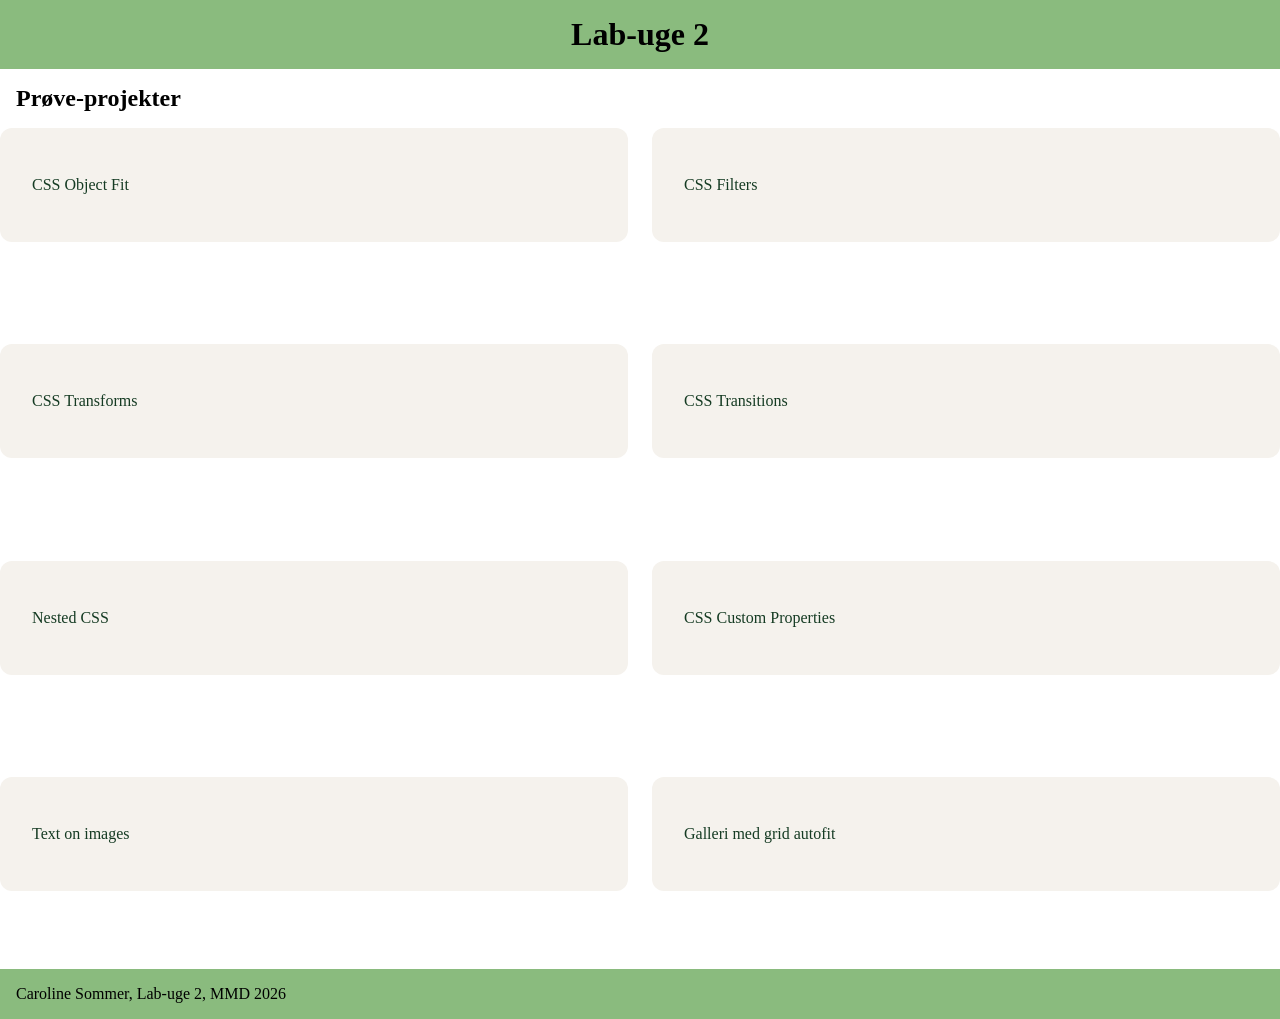
<file: index.html>
<!doctype html>
<html lang="da">
  <head>
    <meta charset="UTF-8" />
    <meta name="viewport" content="width=device-width, initial-scale=1.0" />
    <link rel="stylesheet" href="css/generel.css" />
    <link rel="stylesheet" href="css/index.css" />
    <title>Lab-uge 2</title>
    <link rel="icon" type="image/png" href="favicon/favicon-96x96.png" sizes="96x96" />
    <link rel="icon" type="image/svg+xml" href="favicon/favicon.svg" />
    <link rel="shortcut icon" href="favicon/favicon.ico" />
    <link rel="apple-touch-icon" sizes="180x180" href="favicon/apple-touch-icon.png" />
    <link rel="manifest" href="favicon/site.webmanifest" />
  </head>
  <body>
    <header>
      <h1>Lab-uge 2</h1>
    </header>
    <main>
      <h2>Prøve-projekter</h2>
      <ul class="projektliste">
        <li><a href="object-fit.html">CSS Object Fit</a></li>
        <li><a href="filters.html">CSS Filters</a></li>
        <li><a href="transforms.html">CSS Transforms</a></li>
        <li><a href="transitions.html">CSS Transitions</a></li>
        <li><a href="nested-css.html">Nested CSS</a></li>
        <li><a href="custom-properties.html">CSS Custom Properties</a></li>
        <li><a href="text-on-img.html">Text on images</a></li>
        <li><a href="autofit.html">Galleri med grid autofit</a></li>
      </ul>
    </main>
    <footer>
      <p>Caroline Sommer, Lab-uge 2, MMD 2026</p>
    </footer>
  </body>
</html>
</file>
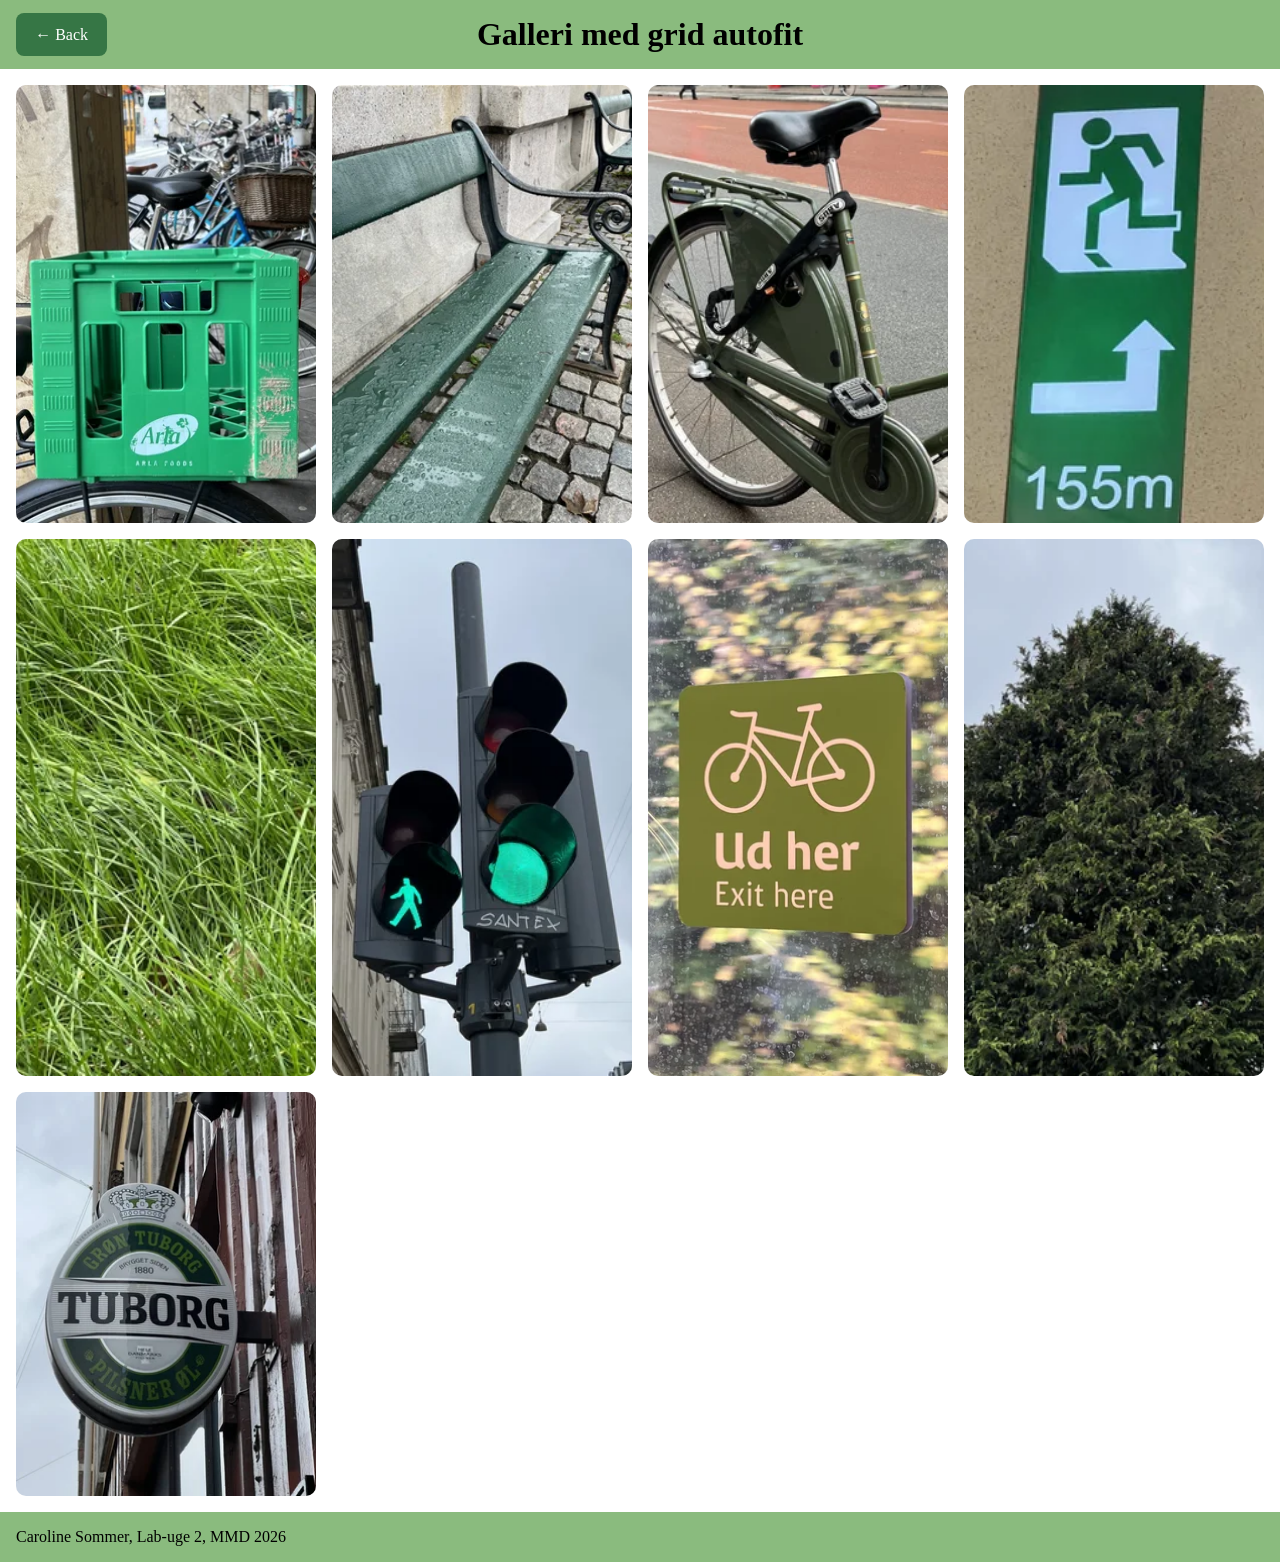
<file: autofit.html>
<!doctype html>
<html lang="da">
  <head>
    <meta charset="UTF-8" />
    <meta name="viewport" content="width=device-width, initial-scale=1.0" />
    <link rel="stylesheet" href="css/generel.css" />
    <link rel="stylesheet" href="css/autofit.css" />
    <title>Autofit</title>
    <link rel="icon" type="image/png" href="favicon/favicon-96x96.png" sizes="96x96" />
    <link rel="icon" type="image/svg+xml" href="favicon/favicon.svg" />
    <link rel="shortcut icon" href="favicon/favicon.ico" />
    <link rel="apple-touch-icon" sizes="180x180" href="favicon/apple-touch-icon.png" />
    <link rel="manifest" href="favicon/site.webmanifest" />
  </head>
  <body>
    <header>
      <a class="back-knap" href="index.html">← Back</a>
      <h1>Galleri med grid autofit</h1>
    </header>
    <main>
      <section class="container">
        <a href="img/galleri/arla-stor.webp" target="_blank"><img src="img/galleri/arla.webp" alt="Arla" /></a>
        <a href="img/galleri/bænk-stor.webp" target="_blank"><img src="img/galleri/bænk.webp" alt="Bænk" /></a>
        <a href="img/galleri/cykel-stor.webp" target="_blank"><img src="img/galleri/cykel.webp" alt="Cykel" /></a>
        <a href="img/galleri/exit-stor.webp" target="_blank"><img src="img/galleri/exit.webp" alt="Exit" /></a>
        <a href="img/galleri/græs-stor.webp" target="_blank"><img src="img/galleri/græs.webp" alt="Græs" /></a>
        <a href="img/galleri/lyssignal-stor.webp" target="_blank"><img src="img/galleri/lyssignal.webp" alt="Lyssignal" /></a>
        <a href="img/galleri/skilt-stor.webp" target="_blank"><img src="img/galleri/skilt.webp" alt="Skilt" /></a>
        <a href="img/galleri/træ-stor.webp" target="_blank"><img src="img/galleri/træ.webp" alt="Træ" /></a>
        <a href="img/galleri/tuborg-stor.webp" target="_blank"><img src="img/galleri/tuborg.webp" alt="Tuborg" /></a>
      </section>
    </main>
    <footer>
      <p>Caroline Sommer, Lab-uge 2, MMD 2026</p>
    </footer>
  </body>
</html>
</file>
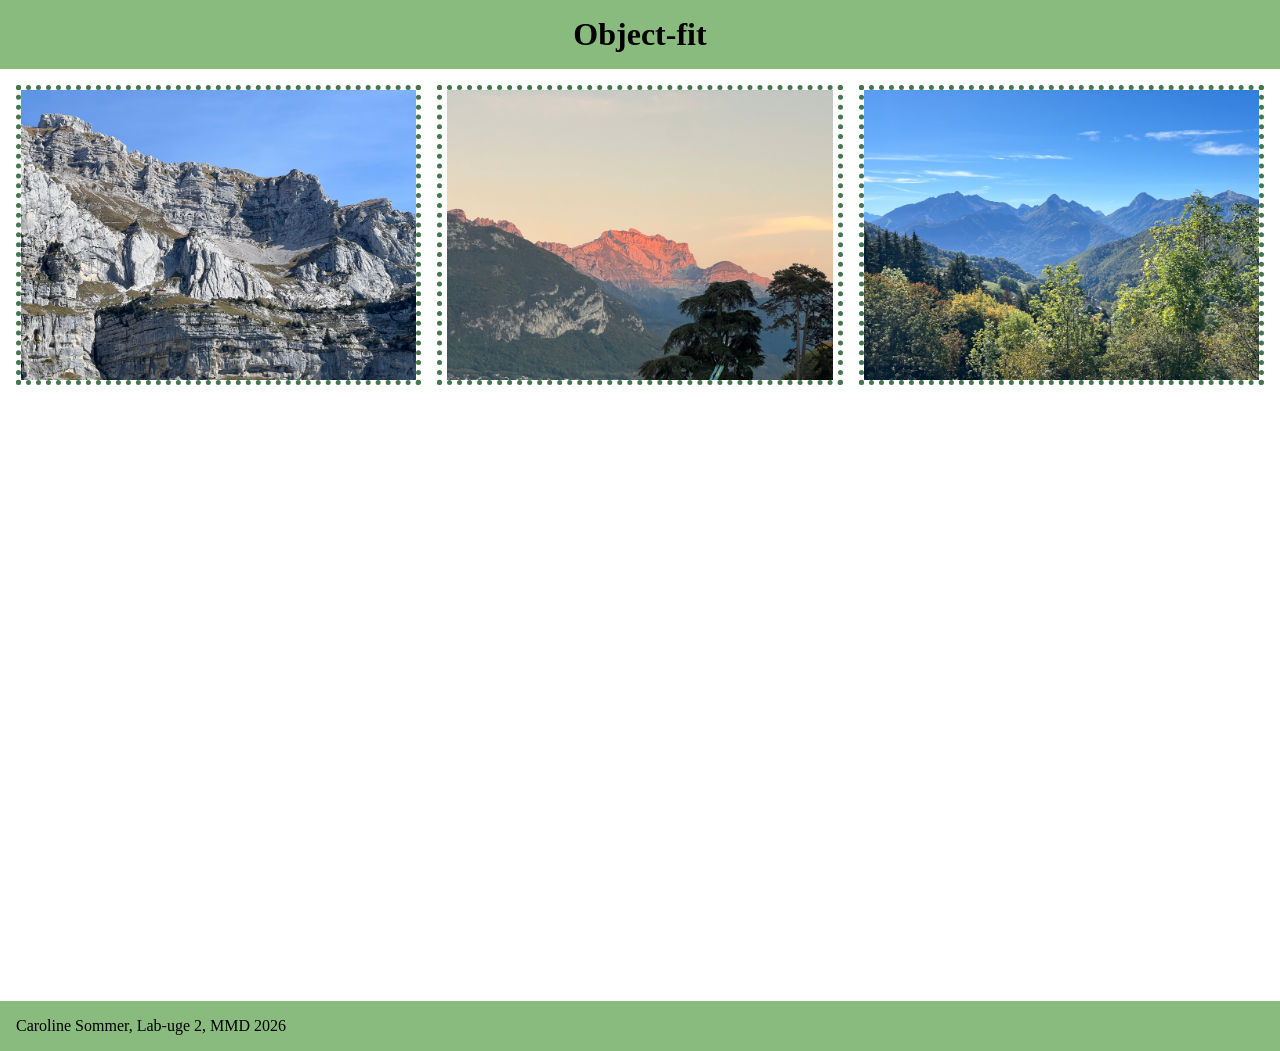
<file: billeder.html>
<!doctype html>
<html lang="da">
  <head>
    <meta charset="UTF-8" />
    <meta name="viewport" content="width=device-width, initial-scale=1.0" />
    <link rel="stylesheet" href="css/generel.css" />
    <link rel="stylesheet" href="css/object-fit.css" />
    <title>Object-fit</title>
  </head>
  <body>
    <header>
      <h1>Object-fit</h1>
    </header>
    <main>
      <div><img class="img1" src="img/bjerg.jpeg" alt="Bjerg" /></div>
      <div><img class="img2" src="img/solnedgang.jpeg" alt="Solnedgang" /></div>
      <div><img class="img3" src="img/udsigt.jpeg" alt="Udsigt" /></div>
    </main>
    <footer>
      <p>Caroline Sommer, Lab-uge 2, MMD 2026</p>
    </footer>
  </body>
</html>
</file>
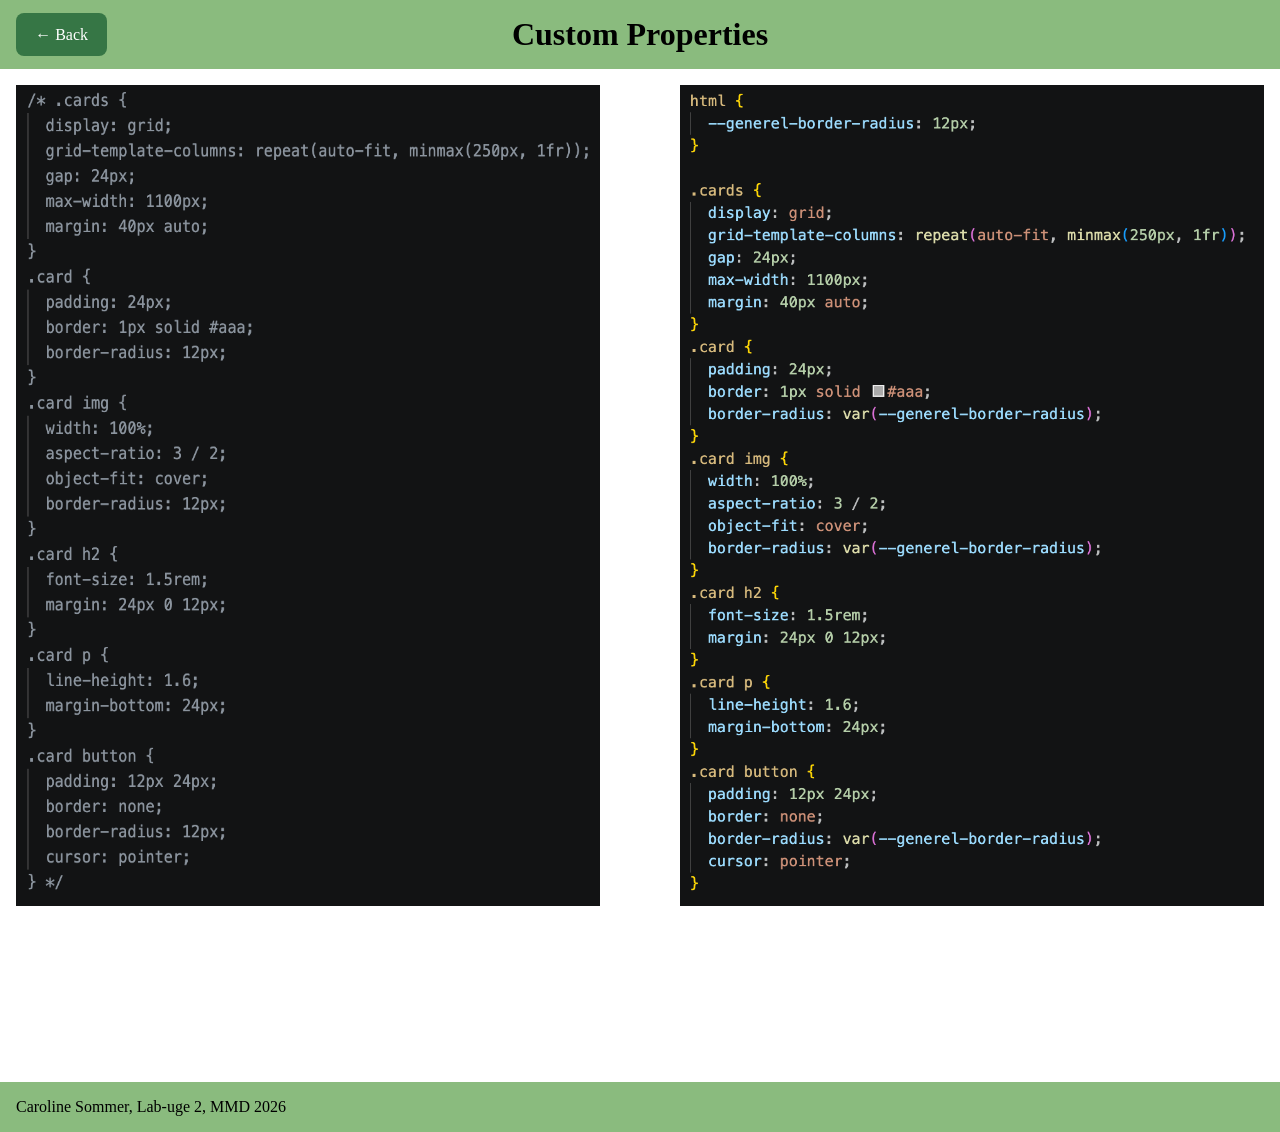
<file: custom-properties.html>
<!doctype html>
<html lang="da">
  <head>
    <meta charset="UTF-8" />
    <meta name="viewport" content="width=device-width, initial-scale=1.0" />
    <link rel="stylesheet" href="css/generel.css" />
    <link rel="stylesheet" href="css/custom-properties.css" />
    <title>Custom Properties</title>
    <link rel="icon" type="image/png" href="favicon/favicon-96x96.png" sizes="96x96" />
    <link rel="icon" type="image/svg+xml" href="favicon/favicon.svg" />
    <link rel="shortcut icon" href="favicon/favicon.ico" />
    <link rel="apple-touch-icon" sizes="180x180" href="favicon/apple-touch-icon.png" />
    <link rel="manifest" href="favicon/site.webmanifest" />
  </head>
  <body>
    <header>
      <a class="back-knap" href="index.html">← Back</a>
      <h1>Custom Properties</h1>
    </header>
    <main>
      <img src="img/custom-properties-1.png" alt="Custom Properties Example" />
      <img src="img/custom-properties-2.png" alt="Custom Properties Example" />
    </main>
    <footer>
      <p>Caroline Sommer, Lab-uge 2, MMD 2026</p>
    </footer>
  </body>
</html>
</file>
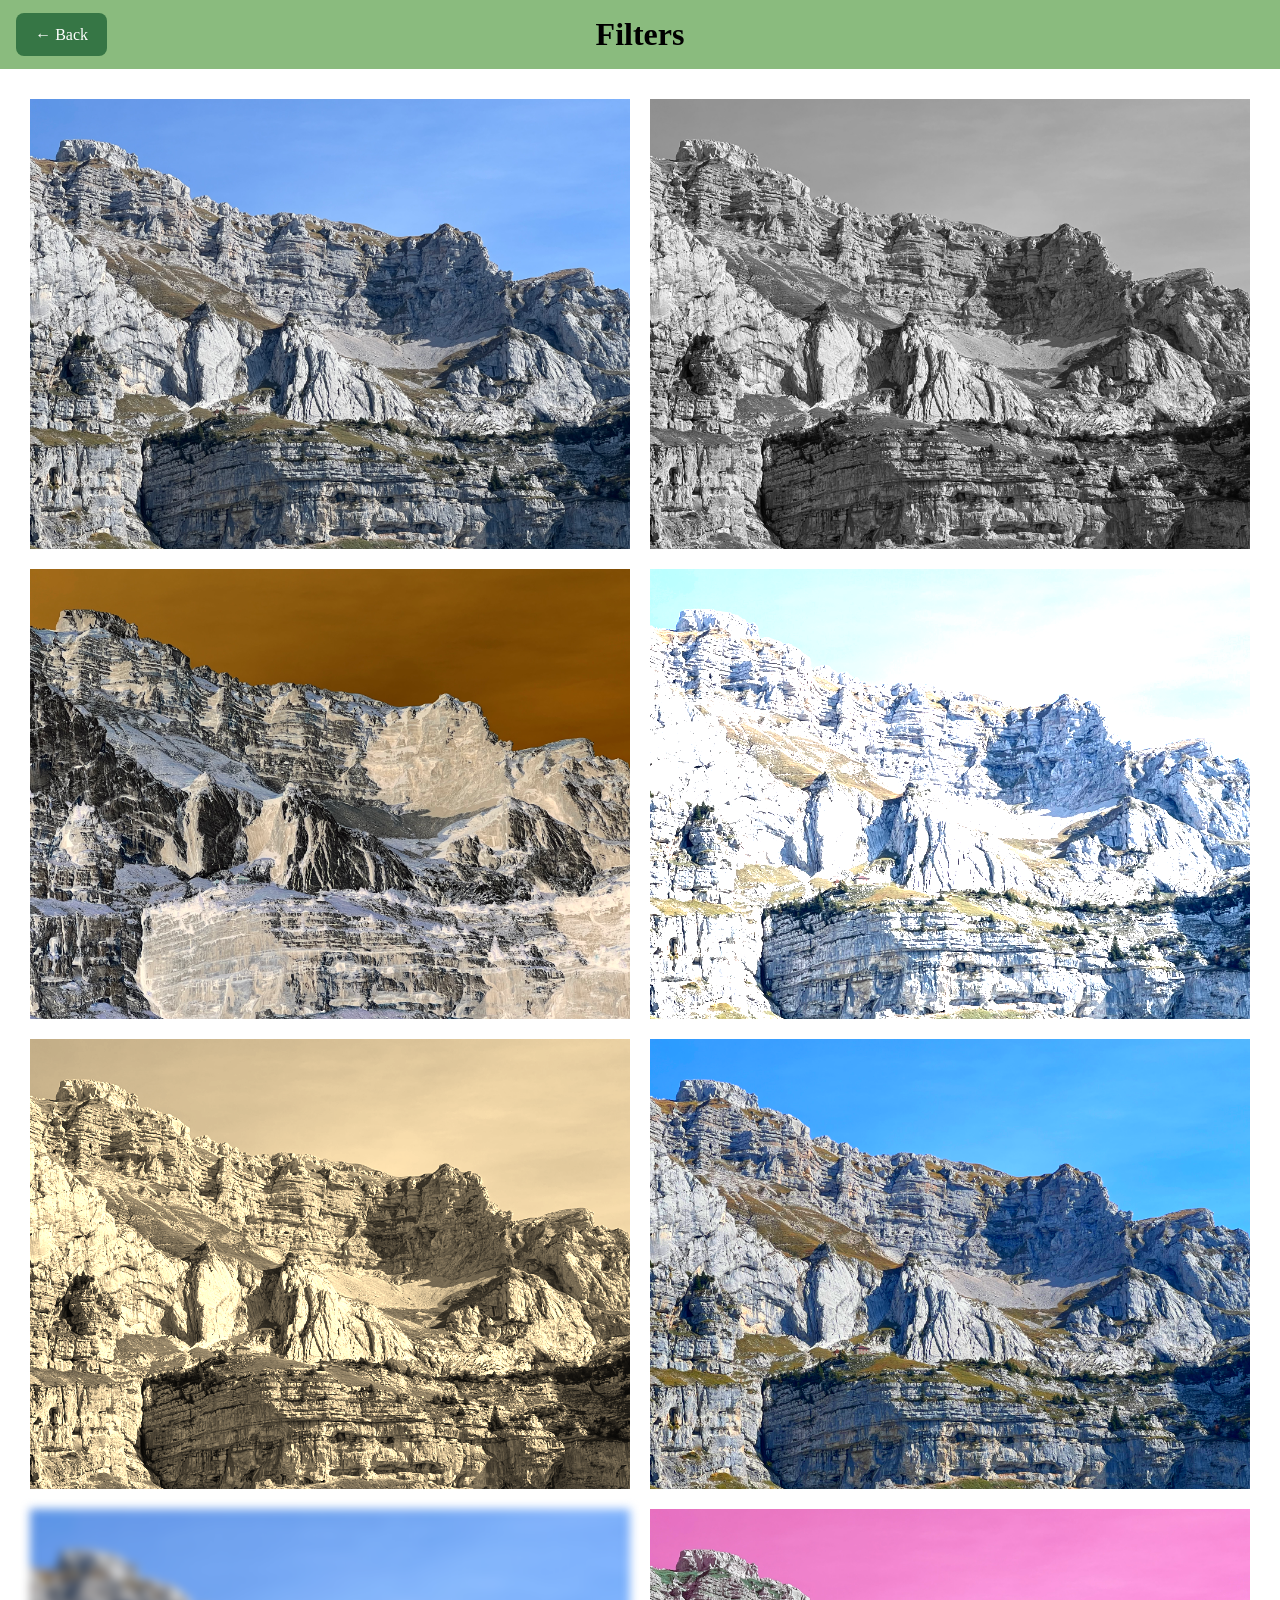
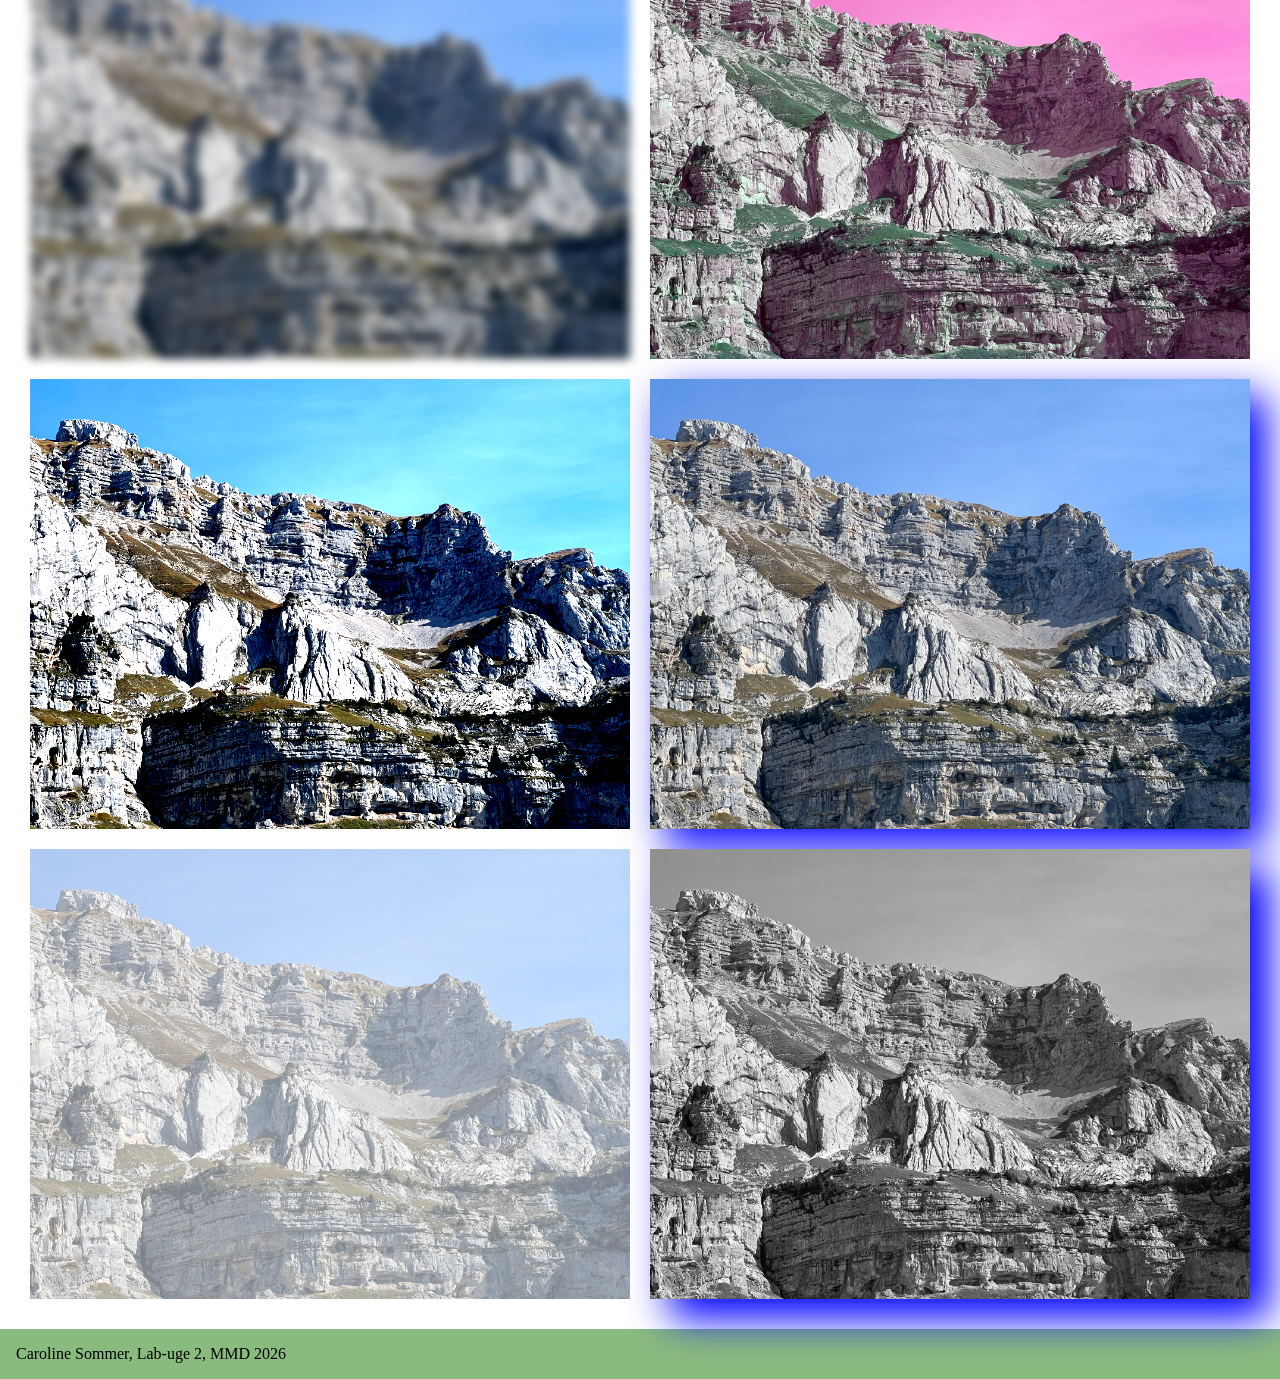
<file: filters.html>
<!doctype html>
<html lang="da">
  <head>
    <meta charset="UTF-8" />
    <meta name="viewport" content="width=device-width, initial-scale=1.0" />
    <link rel="stylesheet" href="css/generel.css" />
    <link rel="stylesheet" href="css/filters.css" />
    <title>Filters</title>
    <link rel="icon" type="image/png" href="favicon/favicon-96x96.png" sizes="96x96" />
    <link rel="icon" type="image/svg+xml" href="favicon/favicon.svg" />
    <link rel="shortcut icon" href="favicon/favicon.ico" />
    <link rel="apple-touch-icon" sizes="180x180" href="favicon/apple-touch-icon.png" />
    <link rel="manifest" href="favicon/site.webmanifest" />
  </head>
  <body>
    <header>
      <a class="back-knap" href="index.html">← Back</a>
      <h1>Filters</h1>
    </header>
    <main>
      <div><img src="img/bjerg.jpeg" alt="Bjerg" /></div>
      <div><img class="img1" src="img/bjerg.jpeg" alt="Bjerg" /></div>
      <div><img class="img2" src="img/bjerg.jpeg" alt="Bjerg" /></div>
      <div><img class="img3" src="img/bjerg.jpeg" alt="Bjerg" /></div>
      <div><img class="img4" src="img/bjerg.jpeg" alt="Bjerg" /></div>
      <div><img class="img5" src="img/bjerg.jpeg" alt="Bjerg" /></div>
      <div><img class="img6" src="img/bjerg.jpeg" alt="Bjerg" /></div>
      <div><img class="img7" src="img/bjerg.jpeg" alt="Bjerg" /></div>
      <div><img class="img8" src="img/bjerg.jpeg" alt="Bjerg" /></div>
      <div><img class="img9" src="img/bjerg.jpeg" alt="Bjerg" /></div>
      <div><img class="img10" src="img/bjerg.jpeg" alt="Bjerg" /></div>
      <div><img class="img11" src="img/bjerg.jpeg" alt="Bjerg" /></div>
    </main>
    <footer>
      <p>Caroline Sommer, Lab-uge 2, MMD 2026</p>
    </footer>
  </body>
</html>
</file>
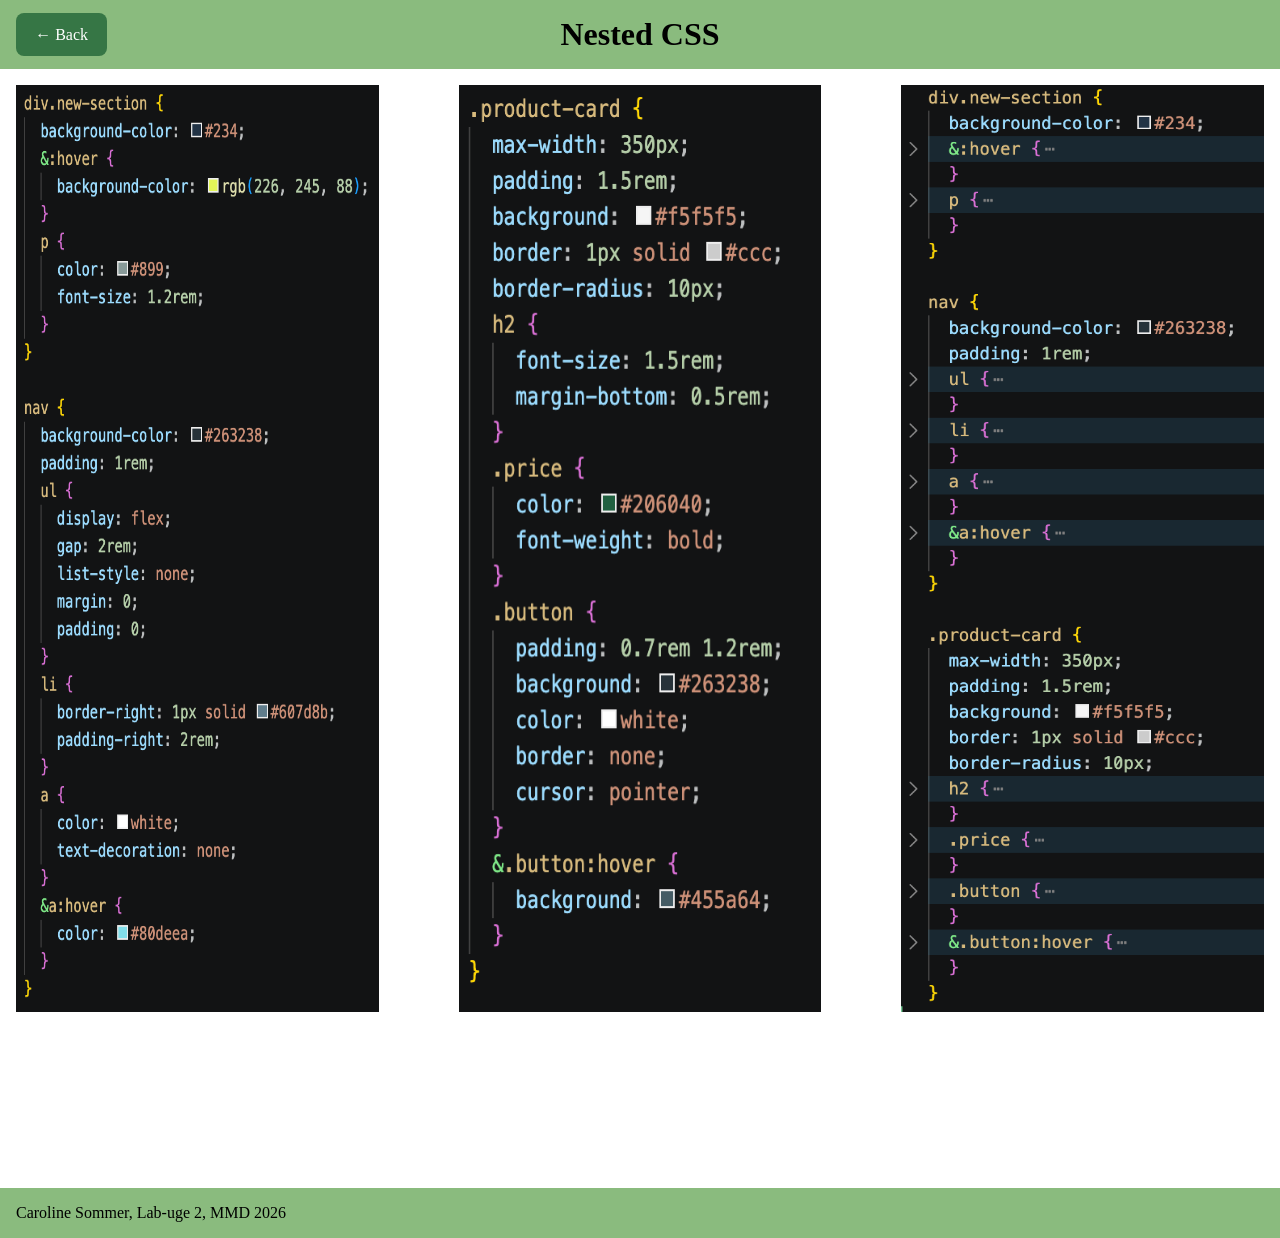
<file: nested-css.html>
<!doctype html>
<html lang="da">
  <head>
    <meta charset="UTF-8" />
    <meta name="viewport" content="width=device-width, initial-scale=1.0" />
    <link rel="stylesheet" href="css/generel.css" />
    <link rel="stylesheet" href="css/nested.css" />
    <title>Nested CSS</title>
    <link rel="icon" type="image/png" href="favicon/favicon-96x96.png" sizes="96x96" />
    <link rel="icon" type="image/svg+xml" href="favicon/favicon.svg" />
    <link rel="shortcut icon" href="favicon/favicon.ico" />
    <link rel="apple-touch-icon" sizes="180x180" href="favicon/apple-touch-icon.png" />
    <link rel="manifest" href="favicon/site.webmanifest" />
  </head>
  <body>
    <header>
      <a class="back-knap" href="index.html">← Back</a>
      <h1>Nested CSS</h1>
    </header>
    <main>
      <img src="img/nested-css-1.png" alt="Nested CSS Example" />
      <img src="img/nested-css-2.png" alt="Nested CSS Example" />
      <img src="img/nested-css-3.png" alt="Nested CSS Example" />
    </main>
    <footer>
      <p>Caroline Sommer, Lab-uge 2, MMD 2026</p>
    </footer>
  </body>
</html>
</file>
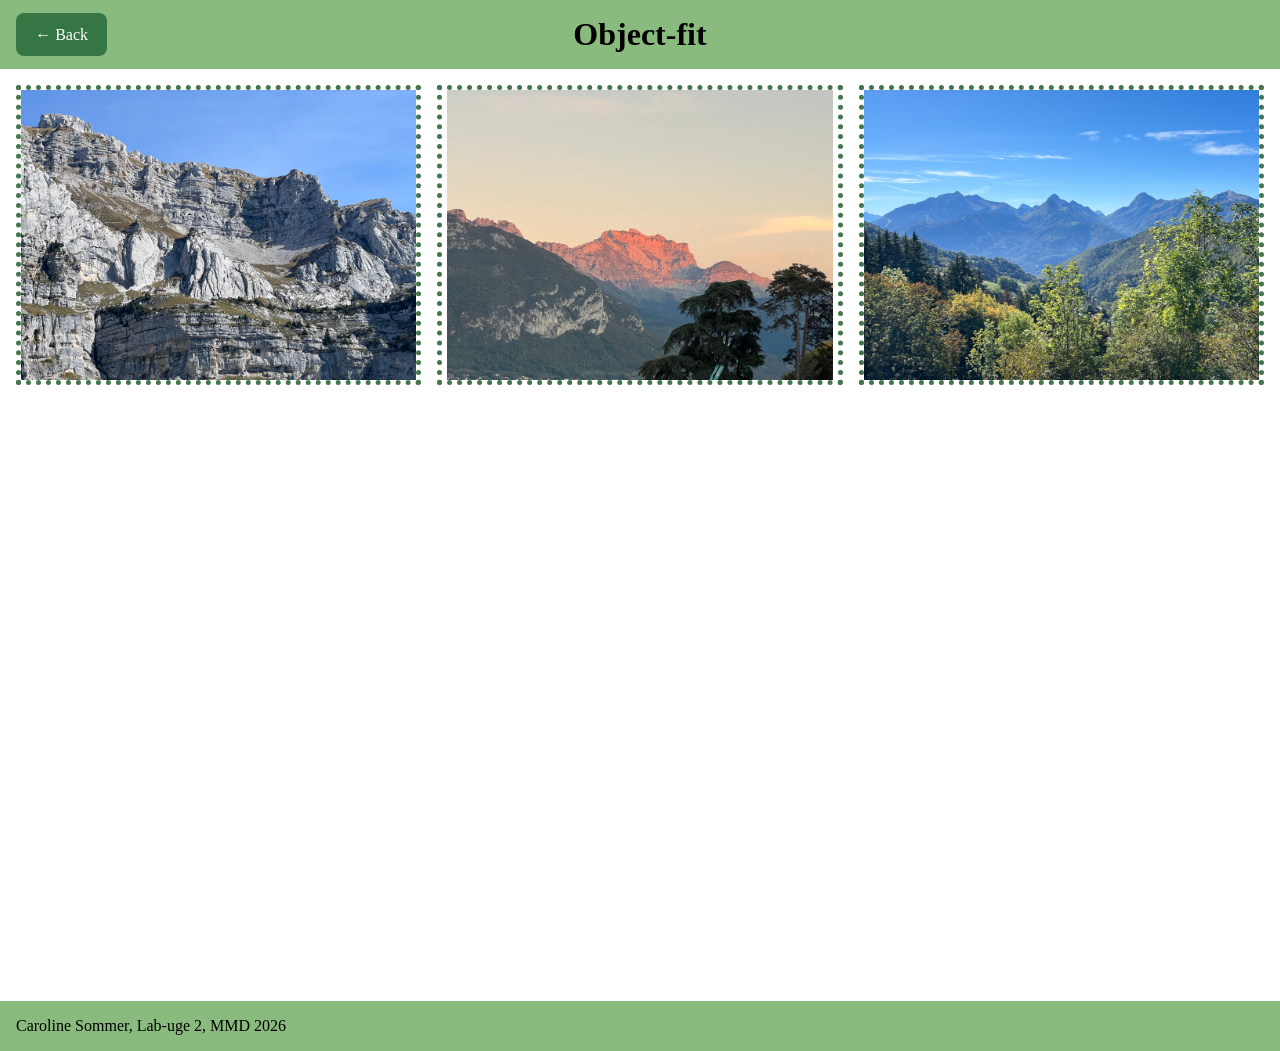
<file: object-fit.html>
<!doctype html>
<html lang="da">
  <head>
    <meta charset="UTF-8" />
    <meta name="viewport" content="width=device-width, initial-scale=1.0" />
    <link rel="stylesheet" href="css/generel.css" />
    <link rel="stylesheet" href="css/object-fit.css" />
    <title>Object-fit</title>
    <link rel="icon" type="image/png" href="favicon/favicon-96x96.png" sizes="96x96" />
    <link rel="icon" type="image/svg+xml" href="favicon/favicon.svg" />
    <link rel="shortcut icon" href="favicon/favicon.ico" />
    <link rel="apple-touch-icon" sizes="180x180" href="favicon/apple-touch-icon.png" />
    <link rel="manifest" href="favicon/site.webmanifest" />
  </head>
  <body>
    <header>
      <a class="back-knap" href="index.html">← Back</a>
      <h1>Object-fit</h1>
    </header>
    <main>
      <div><img class="img1" src="img/bjerg.jpeg" alt="Bjerg" /></div>
      <div><img class="img2" src="img/solnedgang.jpeg" alt="Solnedgang" /></div>
      <div><img class="img3" src="img/udsigt.jpeg" alt="Udsigt" /></div>
    </main>
    <footer>
      <p>Caroline Sommer, Lab-uge 2, MMD 2026</p>
    </footer>
  </body>
</html>
</file>
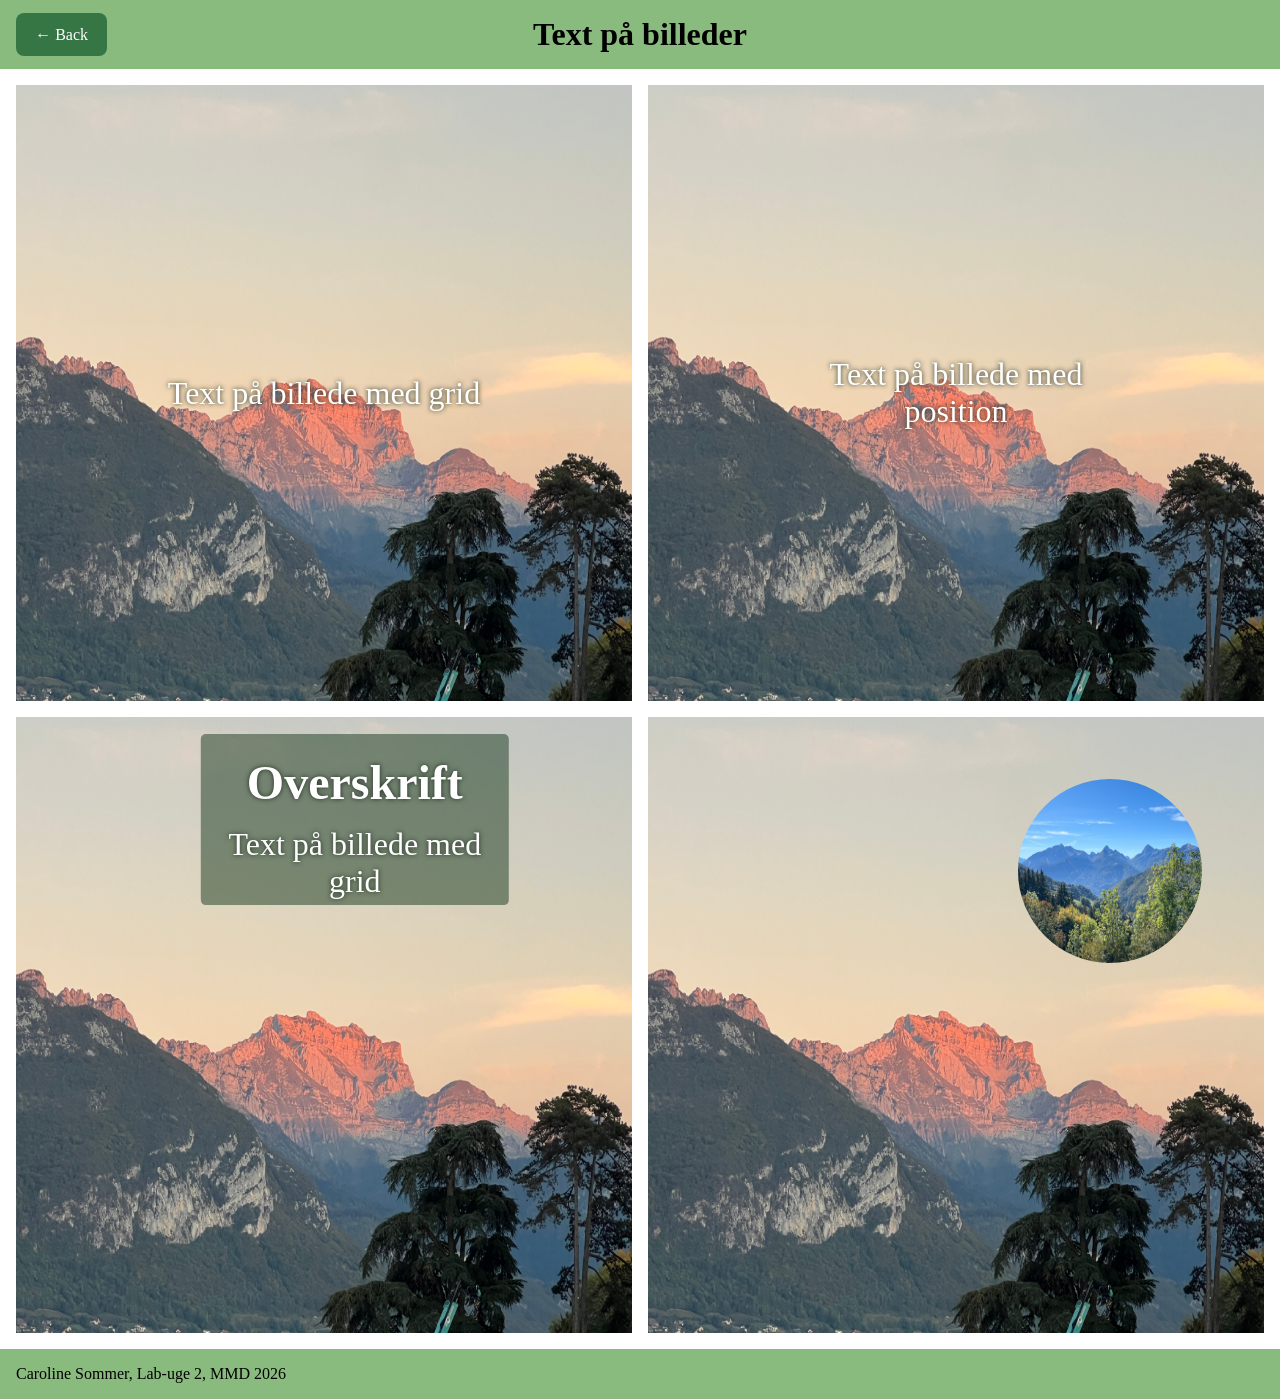
<file: text-on-img.html>
<!doctype html>
<html lang="en">
  <head>
    <meta charset="UTF-8" />
    <meta name="viewport" content="width=device-width, initial-scale=1.0" />
    <link rel="stylesheet" href="css/generel.css" />
    <link rel="stylesheet" href="css/text-on-img.css" />
    <title>Text på billeder</title>
    <link rel="icon" type="image/png" href="favicon/favicon-96x96.png" sizes="96x96" />
    <link rel="icon" type="image/svg+xml" href="favicon/favicon.svg" />
    <link rel="shortcut icon" href="favicon/favicon.ico" />
    <link rel="apple-touch-icon" sizes="180x180" href="favicon/apple-touch-icon.png" />
    <link rel="manifest" href="favicon/site.webmanifest" />
  </head>
  <body>
    <header>
      <a class="back-knap" href="index.html">← Back</a>
      <h1>Text på billeder</h1>
    </header>
    <main>
      <div class="container">
        <img src="img/solnedgang.jpeg" alt="Solnedgang" />
        <div class="text-overlay-grid"><p>Text på billede med grid</p></div>
      </div>
      <div class="container">
        <img src="img/solnedgang.jpeg" alt="Solnedgang" />
        <div class="text-overlay-position"><p>Text på billede med position</p></div>
      </div>
      <div class="container">
        <img src="img/solnedgang.jpeg" alt="Solnedgang" />
        <div class="card-overlay">
          <h2>Overskrift</h2>
          <p>Text på billede med grid</p>
        </div>
      </div>
      <div class="container">
        <img src="img/solnedgang.jpeg" alt="Solnedgang" />
        <img class="overlay-img" src="img/udsigt.jpeg" alt="Udsigt" />
      </div>
    </main>
    <footer>
      <p>Caroline Sommer, Lab-uge 2, MMD 2026</p>
    </footer>
  </body>
</html>
</file>
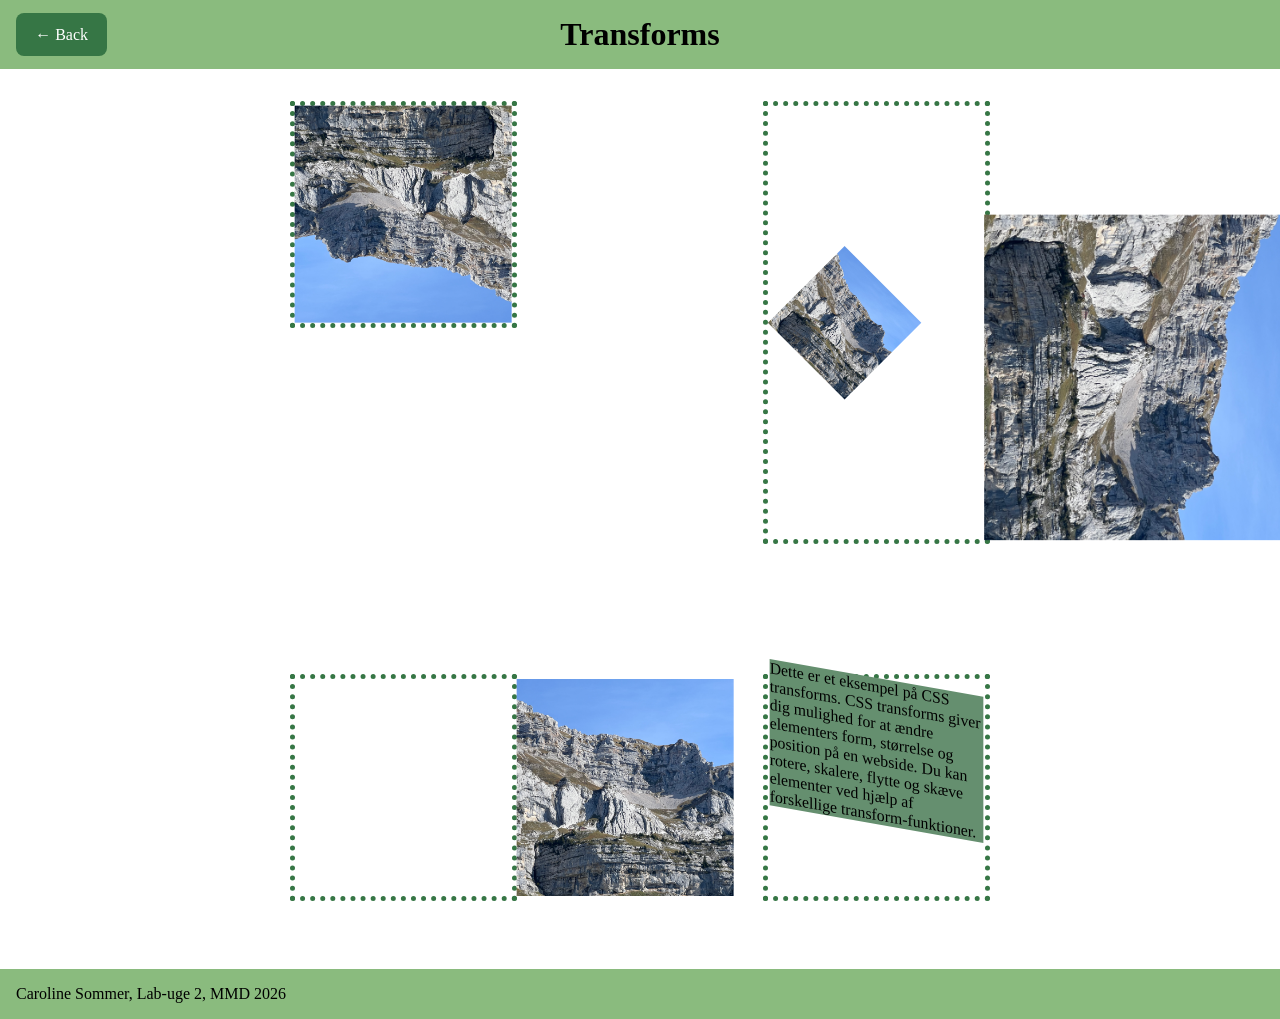
<file: transforms.html>
<!doctype html>
<html lang="da">
  <head>
    <meta charset="UTF-8" />
    <meta name="viewport" content="width=device-width, initial-scale=1.0" />
    <link rel="stylesheet" href="css/generel.css" />
    <link rel="stylesheet" href="css/transforms.css" />
    <title>Transforms</title>
    <link rel="icon" type="image/png" href="favicon/favicon-96x96.png" sizes="96x96" />
    <link rel="icon" type="image/svg+xml" href="favicon/favicon.svg" />
    <link rel="shortcut icon" href="favicon/favicon.ico" />
    <link rel="apple-touch-icon" sizes="180x180" href="favicon/apple-touch-icon.png" />
    <link rel="manifest" href="favicon/site.webmanifest" />
  </head>
  <body>
    <header>
      <a class="back-knap" href="index.html">← Back</a>
      <h1>Transforms</h1>
    </header>
    <main>
      <section>
        <div class="box1"><img class="img1" src="img/bjerg.jpeg" alt="Bjerg" /></div>
        <div class="box2"><img class="img2" src="img/bjerg.jpeg" alt="Bjerg" /><img class="img3" src="img/bjerg.jpeg" alt="Bjerg" /></div>
        <div class="box3"><img class="img4" src="img/bjerg.jpeg" alt="Bjerg" /></div>
        <div class="box4">
          <p>
            Dette er et eksempel på CSS transforms. CSS transforms giver dig mulighed for at ændre elementers form, størrelse og position på en webside. Du kan rotere, skalere, flytte og skæve elementer ved hjælp af forskellige transform-funktioner.
          </p>
        </div>
      </section>
    </main>
    <footer>
      <p>Caroline Sommer, Lab-uge 2, MMD 2026</p>
    </footer>
  </body>
</html>
</file>
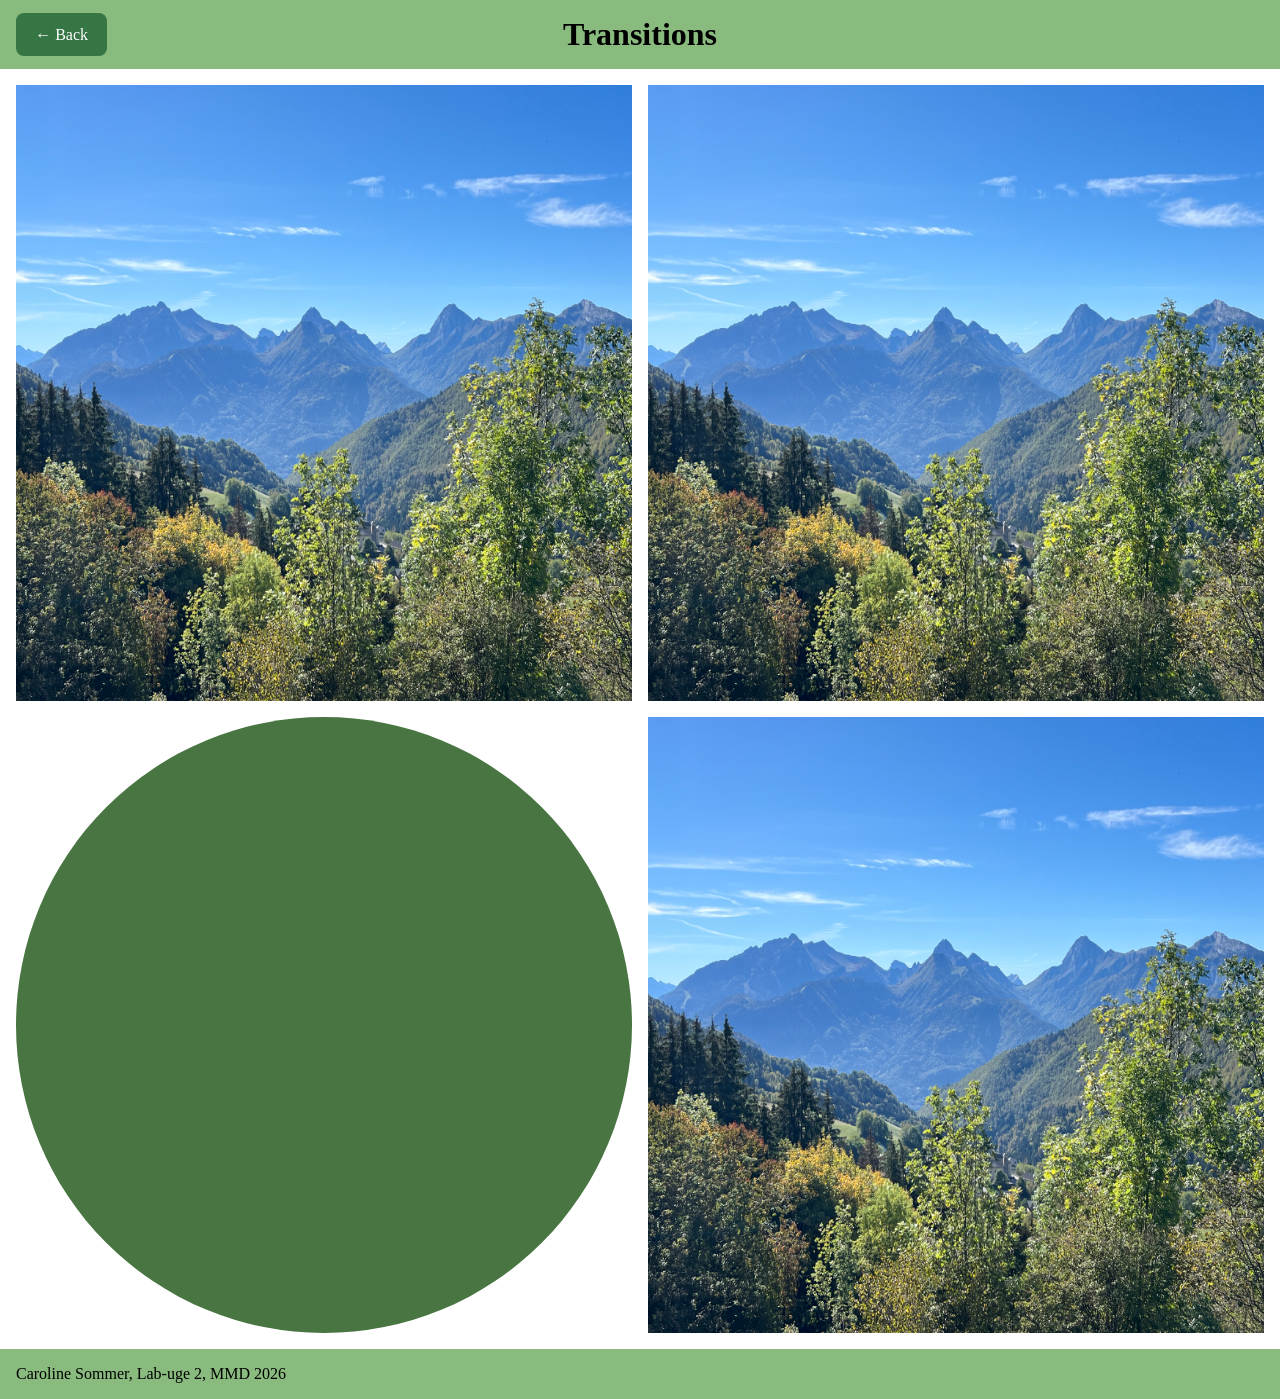
<file: transitions.html>
<!doctype html>
<html lang="da">
  <head>
    <meta charset="UTF-8" />
    <meta name="viewport" content="width=device-width, initial-scale=1.0" />
    <link rel="stylesheet" href="css/generel.css" />
    <link rel="stylesheet" href="css/transitions.css" />
    <title>Transitions</title>
    <link rel="icon" type="image/png" href="favicon/favicon-96x96.png" sizes="96x96" />
    <link rel="icon" type="image/svg+xml" href="favicon/favicon.svg" />
    <link rel="shortcut icon" href="favicon/favicon.ico" />
    <link rel="apple-touch-icon" sizes="180x180" href="favicon/apple-touch-icon.png" />
    <link rel="manifest" href="favicon/site.webmanifest" />
  </head>
  <body>
    <header>
      <a class="back-knap" href="index.html">← Back</a>
      <h1>Transitions</h1>
    </header>
    <main>
      <img class="moving-img" src="img/udsigt.jpeg" alt="Udsigt" />
      <img class="rotating-img" src="img/udsigt.jpeg" alt="Udsigt" />
      <div class="cirkle"></div>
      <img class="img-filters" src="img/udsigt.jpeg" alt="Udsigt" />
    </main>
    <footer>
      <p>Caroline Sommer, Lab-uge 2, MMD 2026</p>
    </footer>
  </body>
</html>
</file>
<file: css/generel.css>
* {
  box-sizing: border-box;
  margin: 0;
  padding: 0;
}

main {
  min-height: 100vh;
  display: grid;
  grid-template-rows: auto 1fr auto;
}

header,
footer {
  background-color: #8abb7e;
}
footer p {
  padding: 1rem;
}

header {
  padding: 1rem;
  display: flex;
  align-items: center;
  position: relative;
  h1 {
    text-align: center;
    width: 100%;
  }
  .back-knap {
    position: absolute;
    left: 1rem;
    padding: 0.8rem 1.2rem;
    background-color: #367645;
    color: white;
    text-decoration: none;
    border-radius: 8px;
    font-size: 1rem;
    transition: 0.3s ease;
  }
  .back-knap:hover {
    background-color: #0a2f14;
  }
}

h2 {
  padding: 1rem;
}
</file>
<file: css/index.css>
.projektliste {
  display: grid;
  grid-template-columns: repeat(2, 1fr);
  gap: 1.5rem;
  list-style: none;
  padding: 0;

  li a {
    display: block;
    padding: 3rem 2rem;
    background-color: #f5f2ed;
    color: #153b23;
    text-decoration: none;
    border-radius: 12px;
    font-size: 1rem;
    transition: 0.3s ease;
  }
  li a:hover {
    background-color: #dce3d9;
    transform: translateY(-5px);
    box-shadow: 0 8px 20px rgba(33, 54, 42, 0.5);
  }
}
</file>
<file: css/autofit.css>
main {
  margin: 1rem;
}

img {
  width: 100%;
  height: 100%;
  object-fit: cover;
  border-radius: 10px;
  transition:
    transform 0.3s ease,
    filter 0.3s ease;
}

img:hover {
  filter: drop-shadow(5px 5px 5px rgba(66, 112, 62, 0.5));
  transform: translateY(-8px);
}

.container {
  display: grid;
  grid-template-columns: repeat(auto-fit, minmax(300px, 1fr));
  gap: 1rem;
}
</file>
<file: css/object-fit.css>
main {
  display: grid;
  grid-template-columns: repeat(3, 1fr);
  margin: 1rem;
  gap: 1rem;
  margin: 1rem;
}
main div {
  border: 5px dotted rgb(67, 118, 77);
  width: 100%;
  height: 300px;
  box-sizing: border-box;
}
.img1 {
  width: 100%;
  height: 100%;
  object-fit: cover;
}
.img2 {
  width: 100%;
  height: 100%;
  object-fit: contain;
}
.img3 {
  width: 100%;
  height: 100%;
  object-fit: cover;
  object-position: 25%;
}
</file>
<file: css/custom-properties.css>
main {
  display: grid;
  grid-template-columns: 1fr 1fr;
  gap: 5rem;
  padding: 1rem;
}

img {
  width: 100%;
  height: 100%;
}

/* .cards {
  display: grid;
  grid-template-columns: repeat(auto-fit, minmax(250px, 1fr));
  gap: 24px;
  max-width: 1100px;
  margin: 40px auto;
}
.card {
  padding: 24px;
  border: 1px solid #aaa;
  border-radius: 12px;
}
.card img {
  width: 100%;
  aspect-ratio: 3 / 2;
  object-fit: cover;
  border-radius: 12px;
}
.card h2 {
  font-size: 1.5rem;
  margin: 24px 0 12px;
}
.card p {
  line-height: 1.6;
  margin-bottom: 24px;
}
.card button {
  padding: 12px 24px;
  border: none;
  /* border-radius: 12px;
  cursor: pointer;
} */

/* html {
  --generel-border-radius: 12px;
}



.cards {
  display: grid;
  grid-template-columns: repeat(auto-fit, minmax(250px, 1fr));
  gap: 24px;
  max-width: 1100px;
  margin: 40px auto;
}
.card {
  padding: 24px;
  border: 1px solid #aaa;
  border-radius: var(--generel-border-radius);
}
.card img {
  width: 100%;
  aspect-ratio: 3 / 2;
  object-fit: cover;
  border-radius: var(--generel-border-radius);
}
.card h2 {
  font-size: 1.5rem;
  margin: 24px 0 12px;
}
.card p {
  line-height: 1.6;
  margin-bottom: 24px;
}
.card button {
  padding: 12px 24px;
  border: none;
  border-radius: var(--generel-border-radius);
  cursor: pointer;
}  */
</file>
<file: css/filters.css>
main {
  display: grid;
  grid-template-columns: 1fr 1fr;
  margin: 10px;
  padding: 10px;
}
img {
  width: 100%;
  height: 100%;
  object-fit: cover;
  display: block;
  padding: 10px 10px 10px 10px;
}
img:hover {
  filter: none;
}
.img1 {
  filter: grayscale(100%);
}
.img2 {
  filter: invert(100%);
}
.img3 {
  filter: brightness(200%);
}
.img4 {
  filter: sepia(200%);
}
.img5 {
  filter: saturate(200%);
}
.img6 {
  filter: blur(5px);
}
.img7 {
  filter: hue-rotate(90deg);
}
.img8 {
  filter: contrast(200%);
}
.img9 {
  filter: drop-shadow(16px 16px 20px blue);
}
.img10 {
  filter: opacity(50%);
}
.img11 {
  filter: opacity(200%) grayscale(100%) drop-shadow(20px 20px 20px blue);
}
</file>
<file: css/nested.css>
/* div.new-section {
  background-color: #234;
  &:hover {
    background-color: rgb(226, 245, 88);
  }
  p {
    color: #899;
    font-size: 1.2rem;
  }
}

nav {
  background-color: #263238;
  padding: 1rem;
  ul {
    display: flex;
    gap: 2rem;
    list-style: none;
    margin: 0;
    padding: 0;
  }
  li {
    border-right: 1px solid #607d8b;
    padding-right: 2rem;
  }
  a {
    color: white;
    text-decoration: none;
  }
  &a:hover {
    color: #80deea;
  }
}

.product-card {
  max-width: 350px;
  padding: 1.5rem;
  background: #f5f5f5;
  border: 1px solid #ccc;
  border-radius: 10px;
  h2 {
    font-size: 1.5rem;
    margin-bottom: 0.5rem;
  }
  .price {
    color: #206040;
    font-weight: bold;
  }
  .button {
    padding: 0.7rem 1.2rem;
    background: #263238;
    color: white;
    border: none;
    cursor: pointer;
  }
  &.button:hover {
    background: #455a64;
  }
} */

main {
  display: grid;
  grid-template-columns: 1fr 1fr 1fr;
  gap: 5rem;
  padding: 1rem;
}

img {
  width: 100%;
  height: 100%;
}
</file>
<file: css/text-on-img.css>
main {
  display: grid;
  grid-template-columns: 1fr 1fr;
  grid-template-rows: 1fr 1fr;
  gap: 1rem;
  padding: 1rem;
}

.container {
  display: grid;
  aspect-ratio: 1/1;
  img {
    grid-column: 1;
    grid-row: 1;
    width: 100%;
    height: 100%;
  }
  .text-overlay-grid {
    grid-column: 1;
    grid-row: 1;
    align-self: center;
    text-align: center;
    color: rgb(255, 255, 255);
    font-size: 2rem;
    text-shadow: 0 0 5px rgb(27, 41, 27);
  }
}

.container {
  position: relative;
  .text-overlay-position {
    position: absolute;
    top: 50%;
    left: 50%;
    transform: translate(-50%, -50%);
    text-align: center;
    color: rgb(255, 255, 255);
    font-size: 2rem;
    text-shadow: 0 0 5px rgb(27, 41, 27);
  }
}

.container {
  display: grid;
  aspect-ratio: 1/1;
  img {
    grid-column: 1;
    grid-row: 1;
    width: 100%;
    height: 100%;
  }
  .card-overlay {
    grid-column: 1;
    grid-row: 1;
    width: 50%;
    height: max-content;
    background-color: rgba(24, 59, 32, 0.5);
    color: rgb(255, 255, 255);
    font-size: 2rem;
    text-shadow: 0 0 5px rgb(27, 41, 27);
    justify-self: center;
    text-align: center;
    transform: translate(10%, 10%);
    padding: 5px;
    border-radius: 5px;
  }
  h2,
  p {
    margin: 5 px;
  }
}

.container {
  position: relative;
  .overlay-img {
    width: 30%;
    height: 30%;
    position: absolute;
    top: 10%;
    right: 10%;
    border-radius: 50%;
  }
}
</file>
<file: css/transforms.css>
main {
  padding: 2rem;
}
section {
  display: grid;
  grid-template-columns: repeat(3, minmax(0, 1fr));
  grid-template-rows: repeat(3, 1fr);
  gap: 10px;
  margin: 20px;
  width: 100%;
  max-width: 700px;
  max-height: 800px;
  margin: auto;
}

section > div {
  width: 100%;
  min-width: 0;
  aspect-ratio: 1/1;
  box-sizing: border-box;
  border: 5px dotted #367645;
}

main img {
  display: block;
  width: 100%;
  height: 100%;
  object-fit: cover;
}

.img1 {
  transform: rotate(180deg);
}
.box1 {
  grid-column: 1;
  grid-row: 1;
}

.img2 {
  transform: scale(0.5) rotate(45deg);
  transform-origin: bottom left;
}
.img3 {
  transform: scale(1.5) rotate(90deg);
  transform-origin: bottom right;
}
.box2 {
  grid-column: 3;
  grid-row: 1;
}

.img4 {
  transform: translateX(calc(100% + 5px));
}
.box3 {
  grid-column: 1;
  grid-row: 3;
}

div p {
  grid-column: 3;
  grid-row: 3;
  transform: rotate(10deg) skew(10deg);
  background-color: #658f6f;
}
.box4 {
  grid-column: 3;
  grid-row: 3;
}
</file>
<file: css/transitions.css>
main {
  display: grid;
  grid-template-columns: 1fr 1fr;
  grid-template-rows: 1fr 1fr;
  gap: 1rem;
  padding: 1rem;
}

img,
div {
  width: 100%;
  height: 100%;
  aspect-ratio: 1/1;
}

.moving-img {
  transition: transform 0.5s ease;
}
.moving-img:hover {
  transform: translateY(-30px);
  filter: drop-shadow(0 10px 20px rgba(29, 68, 20, 0.8));
}

.rotating-img {
  transition: transform 0.5s ease;
}
.rotating-img:hover {
  transform: rotate(50deg);
}

.cirkle {
  width: 100%;
  aspect-ratio: 1/1;
  border-radius: 50%;
  background-color: #487541;
  justify-self: center;
  transition: all 0.5s ease;
}
.cirkle:hover {
  background-color: #d2e337;
  filter: drop-shadow(0 10px 20px rgba(85, 82, 26, 0.5));
}

.img-filters {
  transition: filter 1s ease;
}
.img-filters:hover {
  filter: grayscale(100%) blur(2px) contrast(200%);
}
</file>
